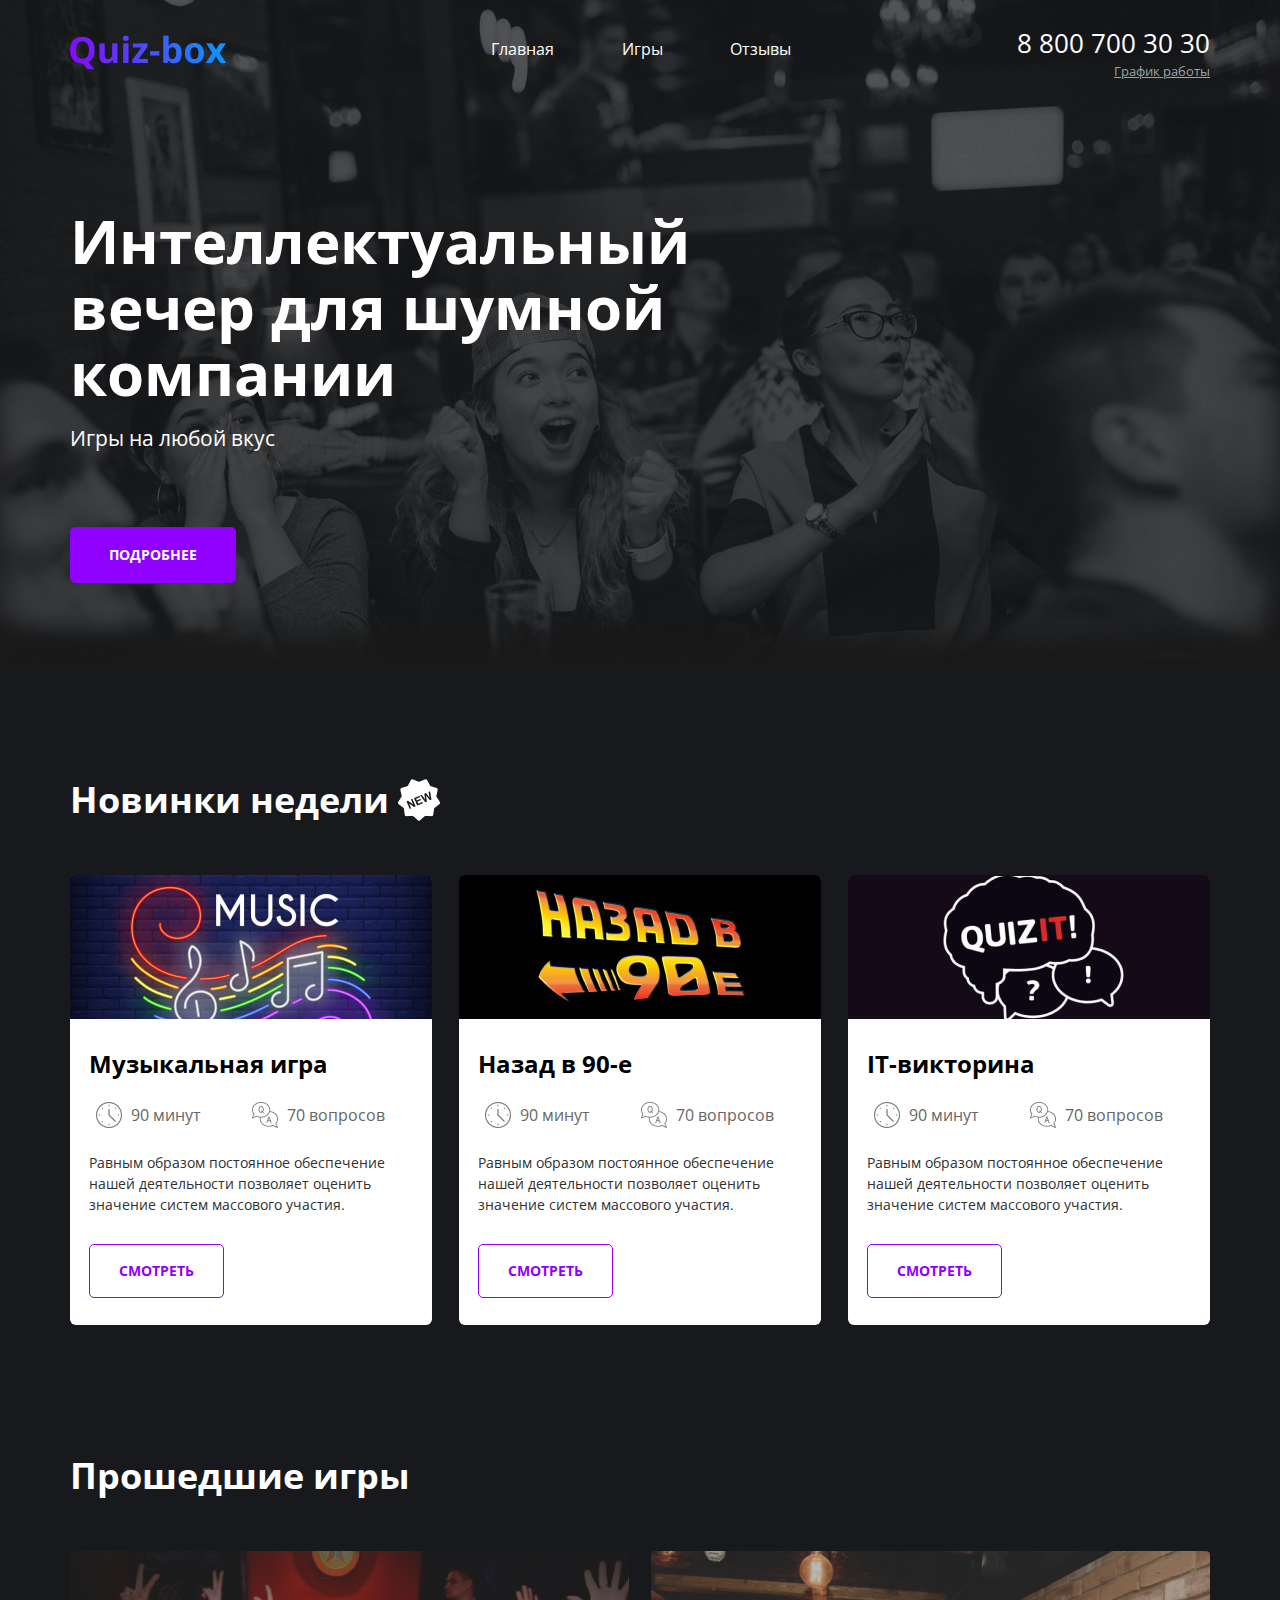
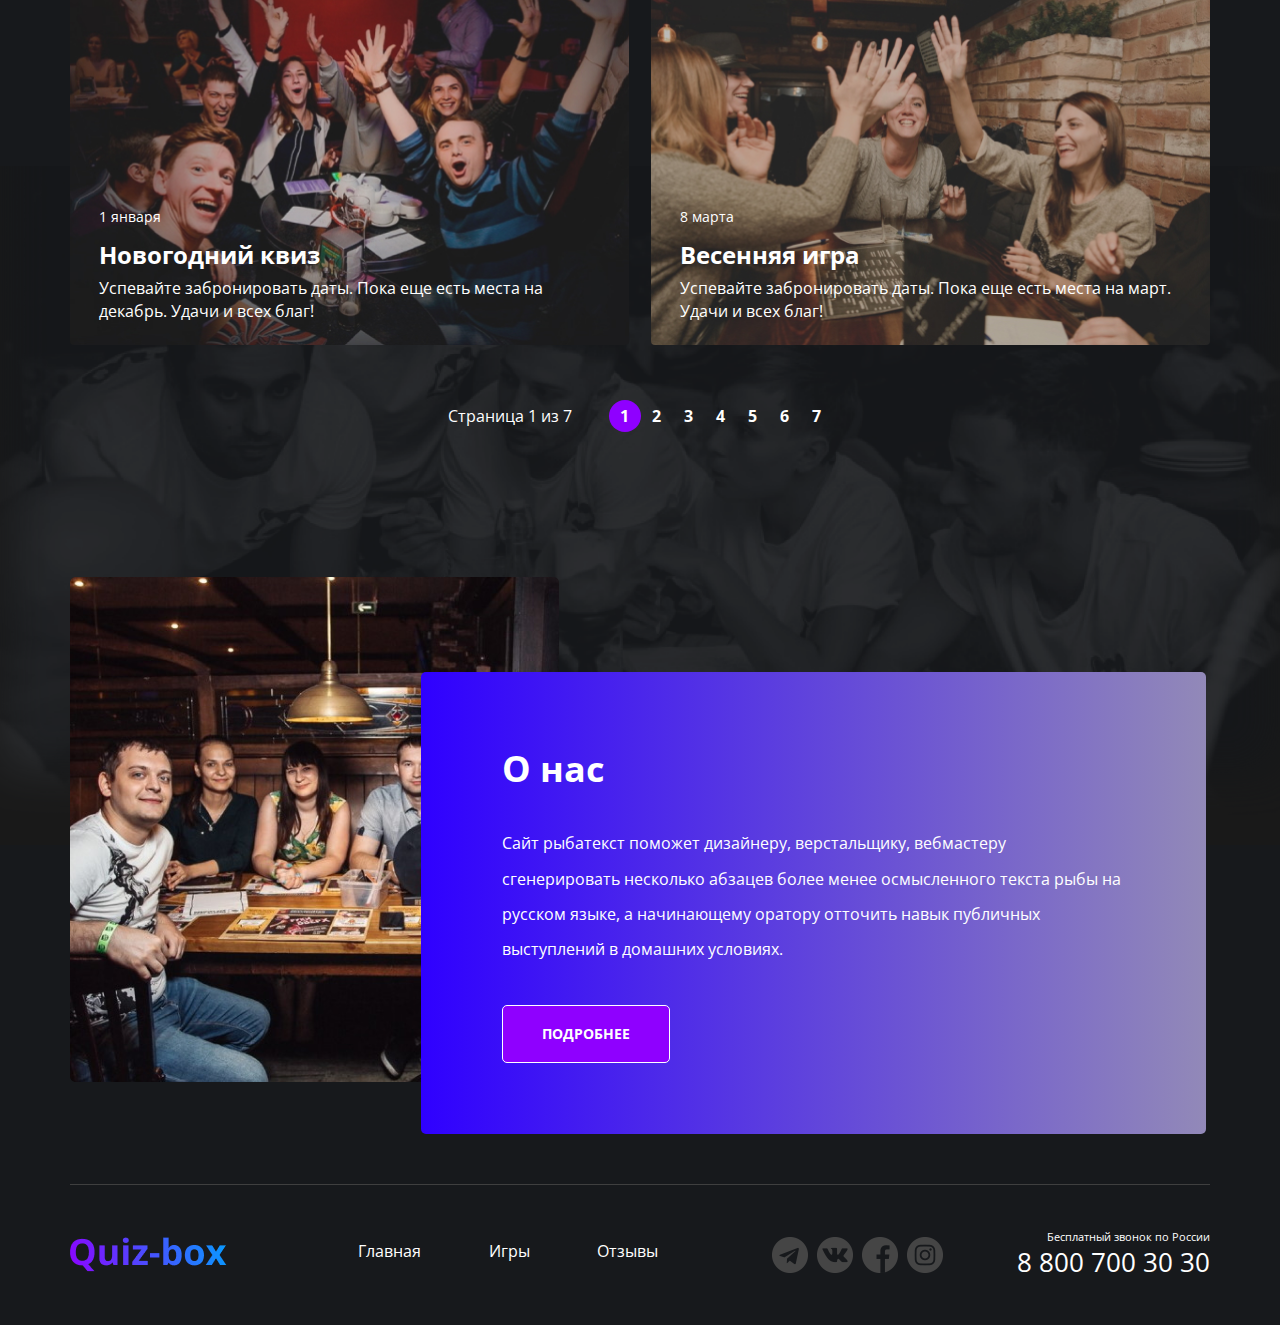
<file: index.html>
<!DOCTYPE html>
<html lang="ru">
<head>
  <meta charset="UTF-8"> 
  <meta name="viewport" content="width=1200, initial-scale=1.0">
  <title>Quiz box | Main Page</title>
  <link rel="stylesheet" href="./css/main.css">
</head>
<body>
  <div class="wrapper main-page-wrapper">    
    
    <section class="section__hero"> 
      <div class="wrapper__img">
        <img src="./img/top_pic.png" alt="top_pic">
      </div>
      <div class="container hero__container">                
        <header class="header"> 
          <div class="header__col">
            <a href="./index.html" class="logo">
              <img src="./img/quiz-box.png" alt="quiz-box" class="logo__img">
            </a>
            <nav class="menu">
              <ul class="menu__list">
                <li class="menu__item"> <a href="./index.html" class="menu__link">Главная</a> </li>
                <li class="menu__item"> <a href="./services.html" class="menu__link">Игры</a> </li>
                <li class="menu__item"> <a href="./reviews.html" class="menu__link">Отзывы</a> </li>
              </ul>
            </nav>
          </div>
          <div class="header__col  header__col--aling--right">
            <adress class="contacts">
              <a href="tel:+78007003030" class="contacts__phone">8 800 700 30 30</a>
              <div class="dropdown">                
                <div class="contacts__info">График работы</div>
                <div class="triangle"></div>
                <div class="dropdown__menu">
                  <ul class="dropdown__list">
                    <li class="dropdown__item dropdown__item--bold">пн-вс: 09:00-20:00</li>
                    <li class="dropdown__item">Обед: 14:00-14:30</li>
                  </ul>
                </div>
              </div>              
            </adress>
          </div>                   
        </header>
        <div class="hero__content">
          <div class="hero__text-section">
            <h1 class="hero__title">Интеллектуальный вечер для шумной компании</h1>
            <div class="hero__subtitle">Игры на любой вкус</div>
            <a href="#" class="button button__hero">Подробнее</a>
          </div>
        </div>
      </div>
    </section>

    <section class="section__offers">
      <div class="container">
        <h2 class="section__title section__title--new">Новинки недели</h2>
        <ul class="offers">
          <li class="offers__item">
            <div class="offers__header">
              <img src="./img/music.png" alt="music" class="offers__header-img">
            </div>
            <div class="offers__content">
              <h3 class="offers__title">Музыкальная игра</h3>
              <div class="offers__features">
                <div class="offers__features-cell">
                  <img src="./img/clock.png" alt="clock" class="offers__feature offers__feature-icon">
                  <div class="offers__feature offers__feature-text90">90 минут</div>
                </div>
                <div class="offers__features-cell">
                  <img src="./img/qa.png" alt="qa"class="offers__feature offers__feature-icon">
                  <div class="offers__feature offers__feature-text70">70 вопросов</div>
                </div>
              </div> 
              <div class="offers__text">
                <p> Равным образом постоянное обеспечение нашей деятельности позволяет оценить значение систем массового участия.</p>              
              </div>
              <div class="offers__btn-wrapper">
                <a href="#" class="button button--light">Смотреть</a>
              </div>                   
            </div>           
          </li>
          <li class="offers__item">
            <div class="offers__header">
              <img src="./img/back90e.png" alt="back90e" class="offers__header-img">
            </div>
            <div class="offers__content">
              <h3 class="offers__title">Назад в 90-е</h3>
              <div class="offers__features">
                <div class="offers__features-cell">
                  <img src="./img/clock.png" alt="clock" class="offers__feature offers__feature-icon">
                  <div class="offers__feature offers__feature-text90">90 минут</div>
                </div>
                <div class="offers__features-cell">
                  <img src="./img/qa.png" alt="qa"class="offers__feature offers__feature-icon">
                  <div class="offers__feature offers__feature-text70">70 вопросов</div>
                </div>
              </div>
              <div class="offers__text">
                <p>Равным образом постоянное обеспечение нашей деятельности позволяет оценить значение систем массового участия.</p>              
              </div> 
              <div class="offers__btn-wrapper">
                <a href="#" class="button button--light">Смотреть</a>
              </div>                   
            </div>           
          </li>
          <li class="offers__item">
            <div class="offers__header">
              <img src="./img/quizit.png" alt="quizit" class="offers__header-img">
            </div>
            <div class="offers__content">
              <h3 class="offers__title">IT-викторина</h3>
              <div class="offers__features">
                <div class="offers__features-cell">
                  <img src="./img/clock.png" alt="clock" class="offers__feature offers__feature-icon">
                  <div class="offers__feature offers__feature-text90">90 минут</div>
                </div>
                <div class="offers__features-cell">
                  <img src="./img/qa.png" alt="qa"class="offers__feature offers__feature-icon">
                  <div class="offers__feature offers__feature-text70">70 вопросов</div>
                </div>
              </div>
              <div class="offers__text">
                <p>Равным образом постоянное обеспечение нашей деятельности позволяет оценить значение систем массового участия.</p>              
              </div>
              <div class="offers__btn-wrapper">
                <a href="#" class="button button--light">Смотреть</a>
              </div>                  
            </div>           
          </li>
        </ul>
      </div>
    </section>
    
    <section class="section__news">
      <div class="wrapper__img wrapper__img--bot">
        <img src="./img/bott_pic.png" alt="bott_pic">
      </div>
      <div class="container">
        <h2 class="section__title">Прошедшие игры</h2>
        <ul class="news">
          <li class="news__item">
            <img src="./img/nk.jpg" alt="nk" class="news__cover">
            <div class="news__text--content">
              <div class="news__date">1 января</div>
              <div class="news__title">Новогодний квиз</div>
              <div class="news__text">
                Успевайте забронировать даты. Пока еще есть места на декабрь. Удачи и всех благ!
              </div>
            </div>
          </li>
          <li class="news__item">
            <img src="./img/vg.jpg" alt="vg" class="news__cover">
            <div class="news__text--content">
              <div class="news__date">8 марта</div>
              <div class="news__title">Весенняя игра</div>
              <div class="news__text">
                Успевайте забронировать даты. Пока еще есть места на март. Удачи и всех благ!
              </div>
            </div>
          </li>
        </ul>

        <div class="pagination">
          <div class="pagination__display">Страница 1 из 7</div>              
          <ul class="pagination__list">
            <li class="pagination__item pagination__item--active"> <a href="#" class="pagination__link">1</a> </li>
            <li class="pagination__item"> <a href="#" class="pagination__link">2</a> </li>
            <li class="pagination__item"> <a href="#" class="pagination__link">3</a> </li>
            <li class="pagination__item"> <a href="#" class="pagination__link">4</a> </li>
            <li class="pagination__item"> <a href="#" class="pagination__link">5</a> </li>
            <li class="pagination__item"> <a href="#" class="pagination__link">6</a> </li>
            <li class="pagination__item"> <a href="#" class="pagination__link">7</a> </li>
          </ul>              
        </div>

      </div>
    </section>

    <section class="section__about">
      <div class="container">
        <div class="about">          
          <div class="about__desc">
            <h2 class="about__title">О нас</h2>
            <div class="about__desc-text">
              <p>
                Сайт рыбатекст поможет дизайнеру, верстальщику, вебмастеру сгенерировать несколько абзацев более менее осмысленного текста рыбы на русском языке, а начинающему оратору отточить навык публичных выступлений в домашних условиях. 
              </p>
            </div>
            <a href="#" class="button btn--wh">Подробнее</a>
          </div>
        </div>
      </div>
    </section>

    <footer class="footer-container">
      <div class="container footer-container__content">
        <div class="footer footer-container__section">
          <div class="footer__col">
            <a href="./index.html" class="logo footer__logo">
              <img src="./img/quiz-box.png" alt="quiz-box" class="logo__img">
            </a>
            <nav class="menu footer__menu">
              <ul class="menu__list">
                <li class="menu__item"> <a href="./index.html" class="menu__link">Главная</a> </li>
                <li class="menu__item"> <a href="./services.html" class="menu__link">Игры</a> </li>
                <li class="menu__item"> <a href="./reviews.html" class="menu__link">Отзывы</a> </li>
              </ul>
            </nav>
          </div>         
          <div class="footer__col footer__col--aling--right">
            <ul class="socials">
              <li class="socials__item socials__item--icon--telegram">
                <a href="#" class="socials__link"></a>
              </li>
              <li class="socials__item socials__item--icon--vk">
                <a href="#" class="socials__link"></a>
              </li>
              <li class="socials__item socials__item--icon--fb">
                <a href="#" class="socials__link"></a>
              </li>
              <li class="socials__item socials__item--icon--inst">
                <a href="#" class="socials__link"></a>
              </li>
            </ul>
            <adress class="contacts">
              <div class="contacts__desc">Бесплатный звонок по России</div>
              <a href="tel:+78007003030" class="contacts__phone">8 800 700 30 30</a>            
            </adress>
          </div>          
        </div>
      </div>
    </footer>

  </div>
</body>
</html>
</file>
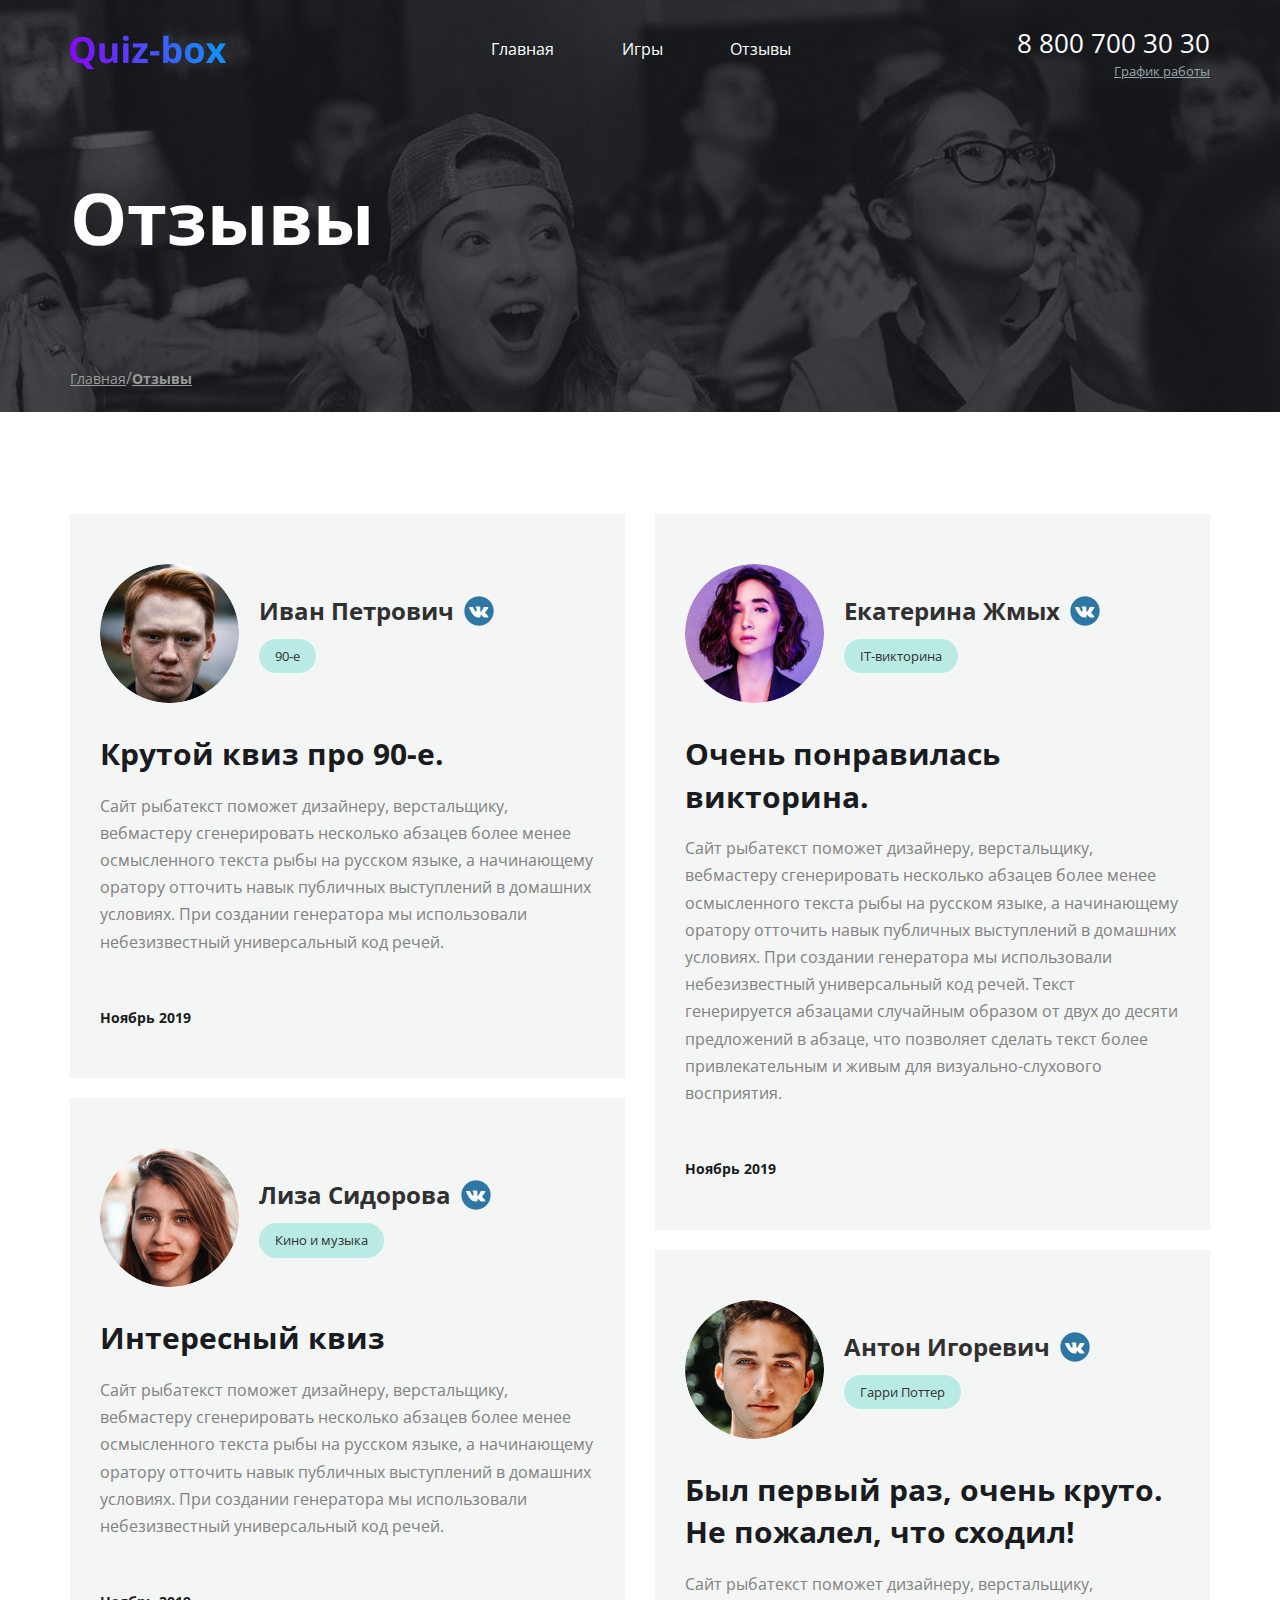
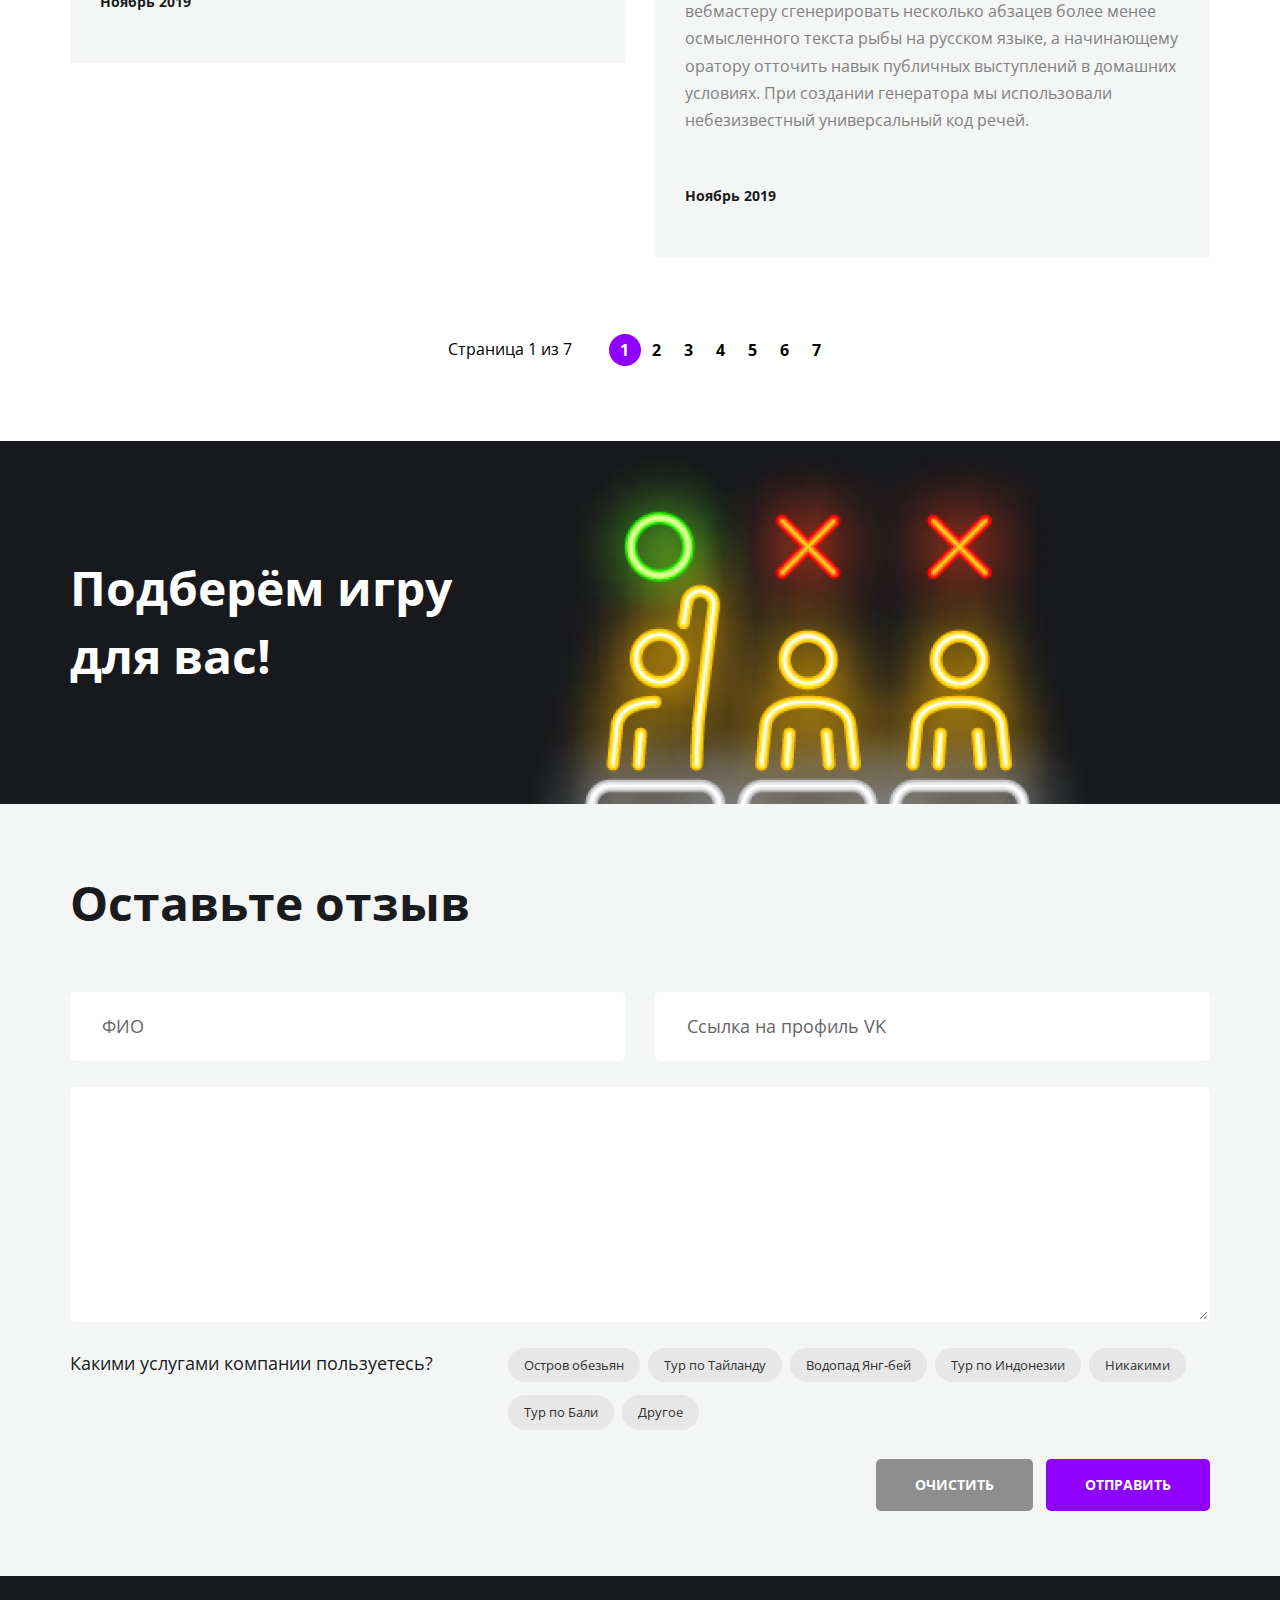
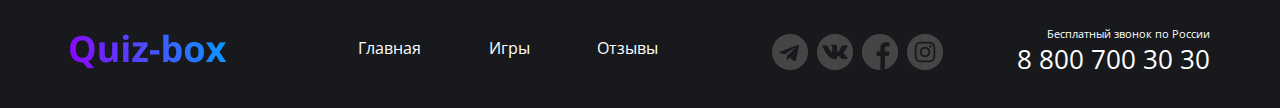
<file: reviews.html>
<!DOCTYPE html>
<html lang="ru">
<head>
  <meta charset="UTF-8"> 
  <meta name="viewport" content="width=1200, initial-scale=1.0">
  <title>Quiz box | Reviews Page</title>
  <link rel="stylesheet" href="./css/main.css">
</head>
<body>
  <div class="wrapper">

    <section class="top-line">
      <!-- <img src="./img/head_serv.png" alt="head_serv" class="top-line__img"> -->
      <div class="container top-line__container">
        <header class="header"> 
          <div class="header__col">
            <a href="./index.html" class="logo">
              <img src="./img/quiz-box.png" alt="quiz-box" class="logo__img">
            </a>
            <nav class="menu">
              <ul class="menu__list">
                <li class="menu__item"> <a href="./index.html" class="menu__link">Главная</a> </li>
                <li class="menu__item"> <a href="./services.html" class="menu__link">Игры</a> </li>
                <li class="menu__item"> <a href="./reviews.html" class="menu__link">Отзывы</a> </li>
              </ul>
            </nav>
          </div>
          <div class="header__col  header__col--aling--right">
            <adress class="contacts">
              <a href="tel:+78007003030" class="contacts__phone">8 800 700 30 30</a>
              <div class="dropdown">                
                <div class="contacts__info">График работы</div>
                <div class="triangle"></div>
                <div class="dropdown__menu">
                  <ul class="dropdown__list">
                    <li class="dropdown__item dropdown__item--bold">пн-вс: 09:00 - 20:00</li>
                    <li class="dropdown__item">Обед: 14:00 - 14:30</li>
                  </ul>
                </div>
              </div> 
            </adress>
          </div>                   
        </header>
        <h1 class="page-title">Отзывы</h1>
        <nav class="breadcrumbs">
          <ul class="breadcrumbs__list">
            <li class="breadcrumbs__item">
              <a href="./index.html" class="breadcrumbs__link"> Главная </a>
            </li>
            <li class="breadcrumbs__item breadcrumbs__item--active">
              <a href="./reviews.html" class="breadcrumbs__link"> Отзывы </a>
            </li>
          </ul>
        </nav>
      </div>
    </section>

    <main class="page-content">
      <div class="container">
        <ul class="reviews">
          <li class="reviews__item review">
            <div class="review__header">
              <div class="review__foto">
                <div class="avatar">
                  <img src="./img/avatars/ivan.jpg" alt="ivan" class="avatar__img">
                </div>
              </div>
              <div class="review__userdata">
                <a href="#" class="review__user"> Иван Петрович </a>
                <ul class="review__tags">
                  <li class="review__tag-item tag"> 90-е </li>
                </ul>
              </div>
            </div>
            <div class="review__content">
              <h3 class="review__title">Крутой квиз про 90-е.</h3>
              <div class="review__content-text">
                <p>
                  Сайт рыбатекст поможет дизайнеру, верстальщику, вебмастеру сгенерировать несколько абзацев более менее осмысленного текста рыбы на русском языке, а начинающему оратору отточить навык публичных выступлений в домашних условиях. При создании генератора мы использовали небезизвестный универсальный код речей. 
                </p>
              </div>
              <time class="review__data">Ноябрь 2019</time>
            </div>
          </li>
          <li class="reviews__item review">
            <div class="review__header">
              <div class="review__foto">
                <div class="avatar">
                  <img src="./img/avatars/liza.jpg" alt="liza" class="avatar__img">
                </div>
              </div>
              <div class="review__userdata">
                <a href="#" class="review__user"> Лиза Сидорова </a>
                <ul class="review__tags">
                  <li class="review__tag-item tag"> Кино и музыка</li>
                </ul>
              </div>
            </div>
            <div class="review__content">
              <h3 class="review__title">Интересный квиз</h3>
              <div class="review__content-text">
                <p>
                  Сайт рыбатекст поможет дизайнеру, верстальщику, вебмастеру сгенерировать несколько абзацев более менее осмысленного текста рыбы на русском языке, а начинающему оратору отточить навык публичных выступлений в домашних условиях. При создании генератора мы использовали небезизвестный универсальный код речей. 
                </p>
              </div>
              <time class="review__data">Ноябрь 2019</time>
            </div>
          </li>
          <li class="reviews__item review">
            <div class="review__header">
              <div class="review__foto">
                <div class="avatar">
                  <img src="./img/avatars/katya.jpg" alt="katya" class="avatar__img">
                </div>
              </div>
              <div class="review__userdata">
                <a href="#" class="review__user"> Екатерина Жмых </a>
                <ul class="review__tags">
                  <li class="review__tag-item tag"> IT-викторина </li>
                </ul>
              </div>
            </div>
            <div class="review__content">
              <h3 class="review__title">Очень понравилась викторина.</h3>
              <div class="review__content-text">
                <p>
                  Сайт рыбатекст поможет дизайнеру, верстальщику, вебмастеру сгенерировать несколько абзацев более менее осмысленного текста рыбы на русском языке, а начинающему оратору отточить навык публичных выступлений в домашних условиях. При создании генератора мы использовали небезизвестный универсальный код речей. Текст генерируется абзацами случайным образом от двух до десяти предложений в абзаце, что позволяет сделать текст более привлекательным и живым для визуально-слухового восприятия. 
                </p>
              </div>
              <time class="review__data">Ноябрь 2019</time>
            </div>
          </li>
          <li class="reviews__item review">
            <div class="review__header">
              <div class="review__foto">
                <div class="avatar">
                  <img src="./img/avatars/antonio.jpg" alt="antonio" class="avatar__img">
                </div>
              </div>
              <div class="review__userdata">
                <a href="#" class="review__user"> Антон Игоревич </a>
                <ul class="review__tags">
                  <li class="review__tag-item tag"> Гарри Поттер </li>
                </ul>
              </div>
            </div>
            <div class="review__content">
              <h3 class="review__title">Был первый раз, очень круто. Не пожалел, что сходил!</h3>
              <div class="review__content-text">
                <p>
                  Сайт рыбатекст поможет дизайнеру, верстальщику, вебмастеру сгенерировать несколько абзацев более менее осмысленного текста рыбы на русском языке, а начинающему оратору отточить навык публичных выступлений в домашних условиях. При создании генератора мы использовали небезизвестный универсальный код речей. 
                </p>
              </div>
              <time class="review__data">Ноябрь 2019</time>
            </div>
          </li>
        </ul>
        <div class="pagination pagination--theme--light">
          <div class="pagination__display">Страница 1 из 7</div>              
          <ul class="pagination__list">
            <li class="pagination__item pagination__item--active"> <a href="#" class="pagination__link">1</a> </li>
            <li class="pagination__item"> <a href="#" class="pagination__link">2</a> </li>
            <li class="pagination__item"> <a href="#" class="pagination__link">3</a> </li>
            <li class="pagination__item"> <a href="#" class="pagination__link">4</a> </li>
            <li class="pagination__item"> <a href="#" class="pagination__link">5</a> </li>
            <li class="pagination__item"> <a href="#" class="pagination__link">6</a> </li>
            <li class="pagination__item"> <a href="#" class="pagination__link">7</a> </li>
          </ul>              
        </div>
      </div>
    </main>

    <section class="separator">
      <div class="container">
        <div class="separator__content">
          <h2 class="separator__title">Подберём игру для вас!</h2>
        </div>
      </div>
    </section>

    <section class="inner-section inner-section--bg--gray">
      <div class="container">
        <h2 class="inner-section__title">Оставьте отзыв</h2>
        <form class="form">
          <div class="form__row">
            <input type="text" placeholder="ФИО" class="form__input">
            <input type="text" placeholder="Ссылка на профиль VK" class="form__input">
          </div>          
          <div class="form__row">
            <textarea class="form__input form__input--textarea"></textarea>
          </div>
          <div class="form__controls">
            <div class="form__controls--title">Какими услугами компании пользуетесь?</div>
            <ul class="controls">
              <li class="controls__item">
                <label class="controls__elem">
                  <input type="checkbox" class="controls__checkbox">
                  <div class="tag contacts__tag"> Остров обезьян </div>
                </label>
              </li>
              <li class="controls__item">
                <label class="controls__elem">
                  <input type="checkbox" class="controls__checkbox">
                  <div class="tag contacts__tag"> Тур по Тайланду </div>
                </label>
              </li>
              <li class="controls__item">
                <label class="controls__elem">
                  <input type="checkbox" class="controls__checkbox">
                  <div class="tag contacts__tag"> Водопад Янг-бей </div>
                </label>
              </li>
              <li class="controls__item">
                <label class="controls__elem">
                  <input type="checkbox" class="controls__checkbox">
                  <div class="tag contacts__tag"> Тур по Индонезии </div>
                </label>
              </li>
              <li class="controls__item">
                <label class="controls__elem">
                  <input type="checkbox" class="controls__checkbox">
                  <div class="tag contacts__tag"> Никакими </div>
                </label>
              </li>
              <li class="controls__item">
                <label class="controls__elem">
                  <input type="checkbox" class="controls__checkbox">
                  <div class="tag contacts__tag"> Тур по Бали </div>
                </label>
              </li>
              <li class="controls__item">
                <label class="controls__elem">
                  <input type="checkbox" class="controls__checkbox">
                  <div class="tag contacts__tag"> Другое </div>
                </label>
              </li>
            </ul>
          </div>
          <div class="form__btns">
            <button type="reset" class="button form__button button--color--black">Очистить</button>
            <button type="submit" class="button form__button button--color--blue">Отправить</button>            
          </div>
        </form>
      </div>
    </section>

    <footer class="inner-footer">
      <div class="container inner-footer__container">
        <div class="footer">
          <div class="footer__col">
            <a href="./index.html" class="logo footer__logo">
              <img src="./img/quiz-box.png" alt="quiz-box" class="logo__img">
            </a>
            <nav class="menu footer__menu">
              <ul class="menu__list">
                <li class="menu__item"> <a href="./index.html" class="menu__link">Главная</a> </li>
                <li class="menu__item"> <a href="./services.html" class="menu__link">Игры</a> </li>
                <li class="menu__item"> <a href="./reviews.html" class="menu__link">Отзывы</a> </li>
              </ul>
            </nav>
          </div>         
          <div class="footer__col footer__col--aling--right">
            <ul class="socials">
              <li class="socials__item socials__item--icon--telegram">
                <a href="#" class="socials__link"></a>
              </li>
              <li class="socials__item socials__item--icon--vk">
                <a href="#" class="socials__link"></a>
              </li>
              <li class="socials__item socials__item--icon--fb">
                <a href="#" class="socials__link"></a>
              </li>
              <li class="socials__item socials__item--icon--inst">
                <a href="#" class="socials__link"></a>
              </li>
            </ul>
            <adress class="contacts">
              <div class="contacts__desc">Бесплатный звонок по России</div>
              <a href="tel:+78007003030" class="contacts__phone">8 800 700 30 30</a>            
            </adress>
          </div>          
        </div>
      </div>
    </footer>    
  </div>
</body>
</html>
</file>
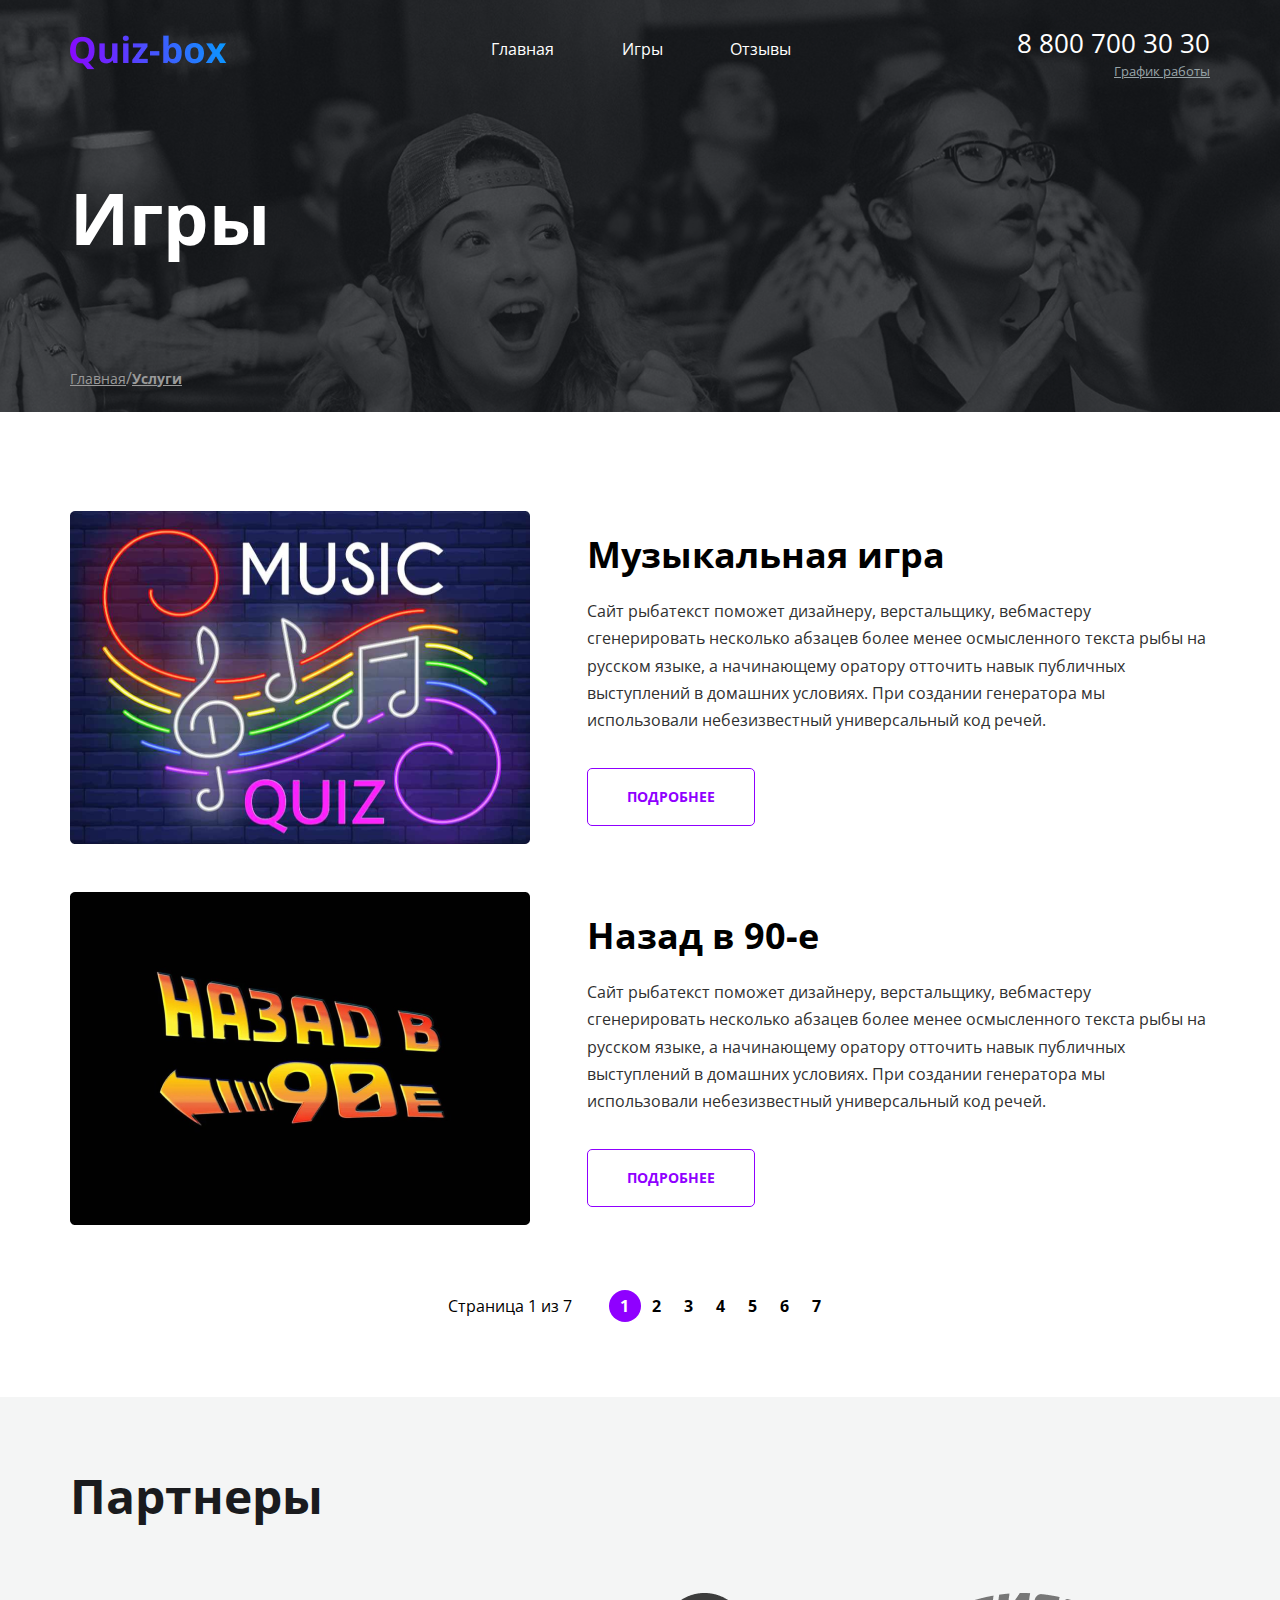
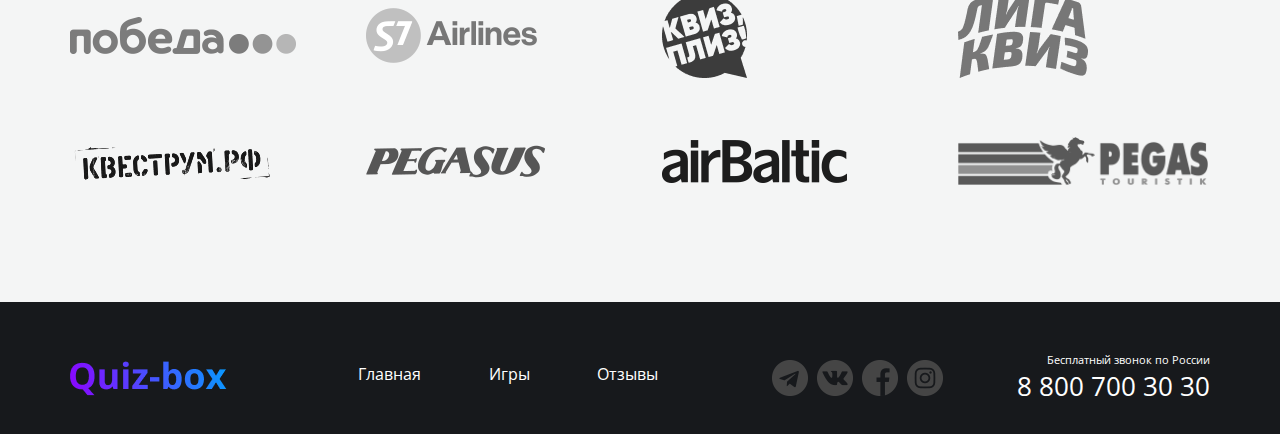
<file: services.html>
<!DOCTYPE html>
<html lang="ru">
<head>
  <meta charset="UTF-8"> 
  <meta name="viewport" content="width=1200, initial-scale=1.0">
  <title>Quiz box | Services Page</title>
  <link rel="stylesheet" href="./css/main.css">
</head>
<body>
  <div class="wrapper">

    <section class="top-line">
      <!-- <img src="./img/head_serv.png" alt="head_serv" class="top-line__img"> -->
      <div class="container top-line__container">
        <header class="header"> 
          <div class="header__col">
            <a href="./index.html" class="logo">
              <img src="./img/quiz-box.png" alt="quiz-box" class="logo__img">
            </a>
            <nav class="menu">
              <ul class="menu__list">
                <li class="menu__item"> <a href="./index.html" class="menu__link">Главная</a> </li>
                <li class="menu__item"> <a href="./services.html" class="menu__link">Игры</a> </li>
                <li class="menu__item"> <a href="./reviews.html" class="menu__link">Отзывы</a> </li>
              </ul>
            </nav>
          </div>
          <div class="header__col  header__col--aling--right">
            <adress class="contacts">
              <a href="tel:+78007003030" class="contacts__phone">8 800 700 30 30</a>
              <div class="dropdown">                
                <div class="contacts__info">График работы</div>
                <div class="triangle"></div>
                <div class="dropdown__menu">
                  <ul class="dropdown__list">
                    <li class="dropdown__item dropdown__item--bold">пн-вс: 09:00-20:00</li>
                    <li class="dropdown__item">Обед: 14:00-14:30</li>
                  </ul>
                </div>
              </div> 
            </adress>
          </div>                   
        </header>
        <h1 class="page-title">Игры</h1>
        <nav class="breadcrumbs">
          <ul class="breadcrumbs__list">
            <li class="breadcrumbs__item">
              <a href="./index.html" class="breadcrumbs__link"> Главная </a>
            </li>
            <li class="breadcrumbs__item breadcrumbs__item--active">
              <a href="./services.html" class="breadcrumbs__link"> Услуги </a>
            </li>
          </ul>
        </nav>
      </div>
    </section>

    <main class="page-content">
      <div class="container">
        <ul class="services">
          <li class="services__item service">
            <div class="service__img">
              <img src="./img/music_quiz.png" alt="music_quiz" class="service__img-elem">
            </div>
            <div class="service__content">
              <h2 class="service__title">Музыкальная игра</h2>
              <div class="service__text">
                <p>
                  Сайт рыбатекст поможет дизайнеру, верстальщику, вебмастеру сгенерировать несколько абзацев более менее осмысленного текста рыбы на русском языке, а начинающему оратору отточить навык публичных выступлений в домашних условиях. При создании генератора мы использовали небезизвестный универсальный код речей.
                </p>
              </div>
              <div class="service__btn">
                <a href="#" class="button button--light service__button">Подробнее</a>
              </div>          
            </div>   
          </li>
          <li class="services__item service">
            <div class="service__img">
              <img src="./img/b90e.png" alt="b90e" class="service__img-elem">
            </div>
            <div class="service__content">
              <h2 class="service__title">Назад в 90-е</h2>
              <div class="service__text">
                <p>
                  Сайт рыбатекст поможет дизайнеру, верстальщику, вебмастеру сгенерировать несколько абзацев более менее осмысленного текста рыбы на русском языке, а начинающему оратору отточить навык публичных выступлений в домашних условиях. При создании генератора мы использовали небезизвестный универсальный код речей.
                </p>
              </div> 
              <div class="service__btn">
                <a href="#" class="button button--light service__button">Подробнее</a>
              </div>           
            </div>   
          </li>
        </ul>
        <div class="pagination pagination--theme--light">
          <div class="pagination__display">Страница 1 из 7</div>              
          <ul class="pagination__list">
            <li class="pagination__item pagination__item--active"> <a href="#" class="pagination__link">1</a> </li>
            <li class="pagination__item"> <a href="#" class="pagination__link">2</a> </li>
            <li class="pagination__item"> <a href="#" class="pagination__link">3</a> </li>
            <li class="pagination__item"> <a href="#" class="pagination__link">4</a> </li>
            <li class="pagination__item"> <a href="#" class="pagination__link">5</a> </li>
            <li class="pagination__item"> <a href="#" class="pagination__link">6</a> </li>
            <li class="pagination__item"> <a href="#" class="pagination__link">7</a> </li>
          </ul>              
        </div>
      </div>
    </main>

    <section class="inner-section inner-section--bg--gray">
      <div class="container">
        <h2 class="inner-section__title">Партнеры</h2>
        <ul class="partners">
          <li class="partners__item">
            <a href="#" class="partners__link">
              <img src="./img/partners/pobeda.png" alt="pobeda">
            </a>
          </li>
          <li class="partners__item">
            <a href="#" class="partners__link">
              <img src="./img/partners/s7.png" alt="s7">
            </a>
          </li>
          <li class="partners__item">
            <a href="#" class="partners__link">
              <img src="./img/partners/vector.png" alt="vector">
            </a>
          </li>
          <li class="partners__item">
            <a href="#" class="partners__link">
              <img src="./img/partners/liga.png" alt="liga">
            </a>
          </li>
          <li class="partners__item">
            <a href="#" class="partners__link">
              <img src="./img/partners/kvest.png" alt="kvest">
            </a>
          </li>
          <li class="partners__item">
            <a href="#" class="partners__link">
              <img src="./img/partners/pegasus.png" alt="pegasus">
            </a>
          </li>
          <li class="partners__item">
            <a href="#" class="partners__link">
              <img src="./img/partners/airbaltic.png" alt="airbaltic">
            </a>
          </li>
          <li class="partners__item">
            <a href="#" class="partners__link">
              <img src="./img/partners/pegas.png" alt="pegas">
            </a>
          </li>
        </ul>
      </div>
    </section>

    <footer class="inner-footer">
      <div class="container inner-footer__container">
        <div class="footer">
          <div class="footer__col">
            <a href="./index.html" class="logo footer__logo">
              <img src="./img/quiz-box.png" alt="quiz-box" class="logo__img">
            </a>
            <nav class="menu footer__menu">
              <ul class="menu__list">
                <li class="menu__item"> <a href="./index.html" class="menu__link">Главная</a> </li>
                <li class="menu__item"> <a href="./services.html" class="menu__link">Игры</a> </li>
                <li class="menu__item"> <a href="./reviews.html" class="menu__link">Отзывы</a> </li>
              </ul>
            </nav>
          </div>         
          <div class="footer__col footer__col--aling--right">
            <ul class="socials">
              <li class="socials__item socials__item--icon--telegram">
                <a href="#" class="socials__link"></a>
              </li>
              <li class="socials__item socials__item--icon--vk">
                <a href="#" class="socials__link"></a>
              </li>
              <li class="socials__item socials__item--icon--fb">
                <a href="#" class="socials__link"></a>
              </li>
              <li class="socials__item socials__item--icon--inst">
                <a href="#" class="socials__link"></a>
              </li>
            </ul>
            <adress class="contacts">
              <div class="contacts__desc">Бесплатный звонок по России</div>
              <a href="tel:+78007003030" class="contacts__phone">8 800 700 30 30</a>            
            </adress>
          </div>          
        </div>
      </div>
    </footer>    
  </div>
</body>
</html>
</file>
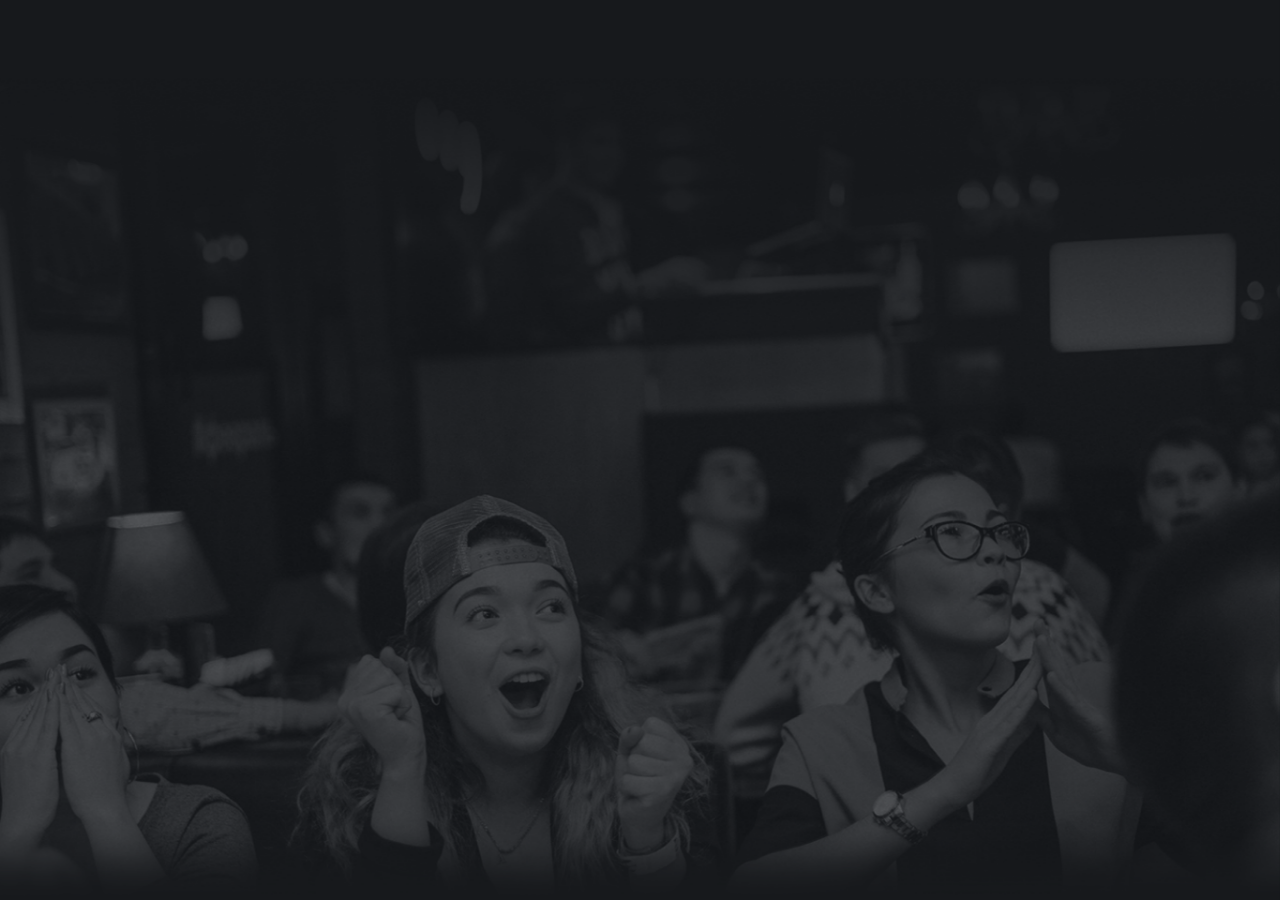
<file: welcome.html>
<!DOCTYPE html>
<html lang="ru">
<head>
  <meta charset="UTF-8"> 
  <meta name="viewport" content="width=1200, initial-scale=1.0">
  <title>Quiz box | Welcome Page</title>
  <link rel="stylesheet" href="./css/main.css">
</head>
<body>
  <div class="welcome">
    <div class="welcome__container">
      <div class="central">
        <img src="./img/quiz-box.svg" alt="quiz-box" class="central__logo">
        <a href="./index.html" class="button button__welcome">Войти</a>
      </div>
    </div>
  </div>
</body>
</html>
</file>
<file: css/main.css>
@import url(../css/normalize.css);
@import url('https://fonts.googleapis.com/css2?family=Open+Sans:wght@400;600;700&display=swap');

body {
  font-family: 'Open Sans', Helvetica, sans-serif;
  color: #fff;
  font-size: 16px;
  line-height: 1.42;
  background: #17191C;
  -webkit-font-smoothing: antialiased;
  -moz-osx-font-smoothing: grayscale;  
}

h1, h2, h3, h4, h5, h6{
  margin: 0;
  font-weight: normal;
}

*,
::before,
::after{
  box-sizing: border-box;
}

img{
  display: block;
  max-width: 100%;
}

a {
  color: inherit;
}

p {
  margin-top: 0;
}

ul {
  padding: 0;
  margin: 0;
}

ul li {
  list-style: none;
}

body, html {
  height: 100%;
}

button {
  background: transparent;
  border: none;
  cursor: pointer;
}

.wrapper {
  display: flex;
  flex-direction: column;
  min-height: 100%;
  overflow: hidden;
  min-width: 1200px;
}

.wrapper__img {  
  min-width: 1200px;
  position: absolute;
  filter: grayscale(1);
  left: 0;  
}

.wrapper__img--bot {
  margin-top: 316px;
}

.section__hero {
  margin-bottom: 191px;
}

.container {
  margin: 0 auto;
  width: 1140px;
  position: relative;
}

.hero__container {
  display: flex;
  flex-direction: column;
  justify-content: space-between;
  min-height: 583px;
}

.header {
  padding-top: 25px;  
  margin-bottom: 30px;
  display: flex;
  justify-content: space-between;
  align-items: center;
}

.header__col {
  display: flex;
  align-items: center;
}

.header__col--aling--right {
  justify-content: flex-end;
}

.logo {
  display: block;
  margin-right: 264px;
  /* position: absolute;  
  top: 25px;
  left: 0; */
}

/* .menu {
  position: absolute;
  top: 28px;
  left: 420px;
} */

.menu__list {
  display: flex;
  justify-content: space-between;
  width: 300px;
  height: 30px;
  align-items: start;
}

/* .menu__item {
  display: inline-block;
  vertical-align: super;
  margin-right: 62px;
}

.menu__item:last-child {
  margin-right: 0;
} */

.menu__link {
  font-size: 16px;
  text-decoration: none;
}

.menu__link:hover {
  color: #8F00FF;
  transition: 1s;
}

.contacts {
  /* position: absolute;
  top: 19px;
  right: 0; */
  font-style: normal;
  text-align: right;
}

.contacts__phone {
  text-decoration: none;
  font-size: 26px;
  margin-bottom: 4px;
}

.contacts__info {
  font-size: 13px;
  text-decoration: underline;  
  color: #98A4A8;
}

.contacts__info:hover {
  color: #fff;
  cursor: pointer;
}

.dropdown {
  position: relative;
  
}

.contacts:hover .dropdown__menu  {
  /* display: block; */
  right: 0;
  opacity: 1;
}

.contacts:hover .triangle {
  right: 40px;
  opacity: 1;
}

.dropdown__menu {
  position: absolute;
  background: #CDD1D2;
  border: 1px solid #CDD1D2;
  height: 65px;
  width: 160px;
  padding: 12px;
  padding-left: 20px;
  border-radius: 5px;  
  color: #1E1F20;  
  right: -9999px;
  /* display: none; */
  margin-top: 11px;
  opacity: 0;
  transition: opacity 1s;
}

.triangle {  
  position: absolute;
  border: 11px solid transparent;
  width: 0;
  height: 0;
  border-bottom-color:#CDD1D2;
  border-top-width: 0;
  border-right-width: 12px;
  border-left-width: 12px;
  right: -9999px;  
  opacity: 0;
  transition: opacity 1s;
}

.dropdown__menu:before {
  content: "";
  display: block;
  height: 30px;
  left: 0;
  right: 0;
  top: -29px;
  position: absolute;
}

.dropdown__item--bold {
  font-weight: bold;
}

.dropdown__list{
  text-align: left;
  font-size: 13px;
  line-height: 1.5;
}


.contacts__desc {
  font-size: 11px;
}

.hero__text-section {
  width: 55%;  
}

.hero__title {
  font-size: 60px;
  font-weight: bold;
  line-height: 1.1;
  margin-bottom: 18px;  
}

.hero__subtitle {
  font-size: 21px;
  margin-bottom: 73px;
}

.button {
  background: #8F00FF;
  border-radius: 5px;
  padding: 18px 39px;
  color: #fff;
  font-weight: bold;
  text-transform: uppercase;
  text-decoration: none;
  display: inline-block;
  font-size: 14px;
}

.button__hero:hover {
  background: #741BBA;
  transition: 1s;
}

.section__offers {
  margin-bottom: 125px;
}

.section__title {
  font-size: 36px;
  font-weight: bold;
  margin-bottom: 50px;
}

.section__title--new {
  background: url("../img/new.png") no-repeat 328px;
}

.offers {
  display: flex;  
  justify-content: space-between;
}

.offers__item {
  min-height: 450px;
  background: #fff;
  border-radius: 6px;
  /* display: inline-block; */
  /* margin-right: 22px; */
  width: calc(100% / 3 - 18px);
  color: #000;
  display: flex;
  flex-direction: column;
}

.offers__item:last-child {
  margin-right: 0;
}

.offers__header {
  min-height: 145px;
  margin-bottom: 0;
}

.offers__content {
  padding: 27px 19px;
  flex: 1;
  display: flex;
  flex-direction: column;
}

.offers__title {  
  font-size: 24px;
  font-weight: bold;
  margin-bottom: 21px;

}

.offers__features {
  color: #666666;
  margin-bottom: 24px;
  display: flex;
  justify-content: flex-start;
}

.offers__features-cell {
  /* display: inline-block;
  vertical-align: top;
  width: 135px; */
  margin-right: 44px;
  margin-left: 2px;
}

.offers__features-cell:last-child {
  margin-right: 0;
}

.offers__feature {
  display: inline-block;
  vertical-align: middle;  
}

.offers__feature {
  margin-left: 5px;
}

.offers__text {
  color: #303030;
  font-size: 14px;
  margin-bottom: 10px;
  line-height: 1.5;
}

.offers__btn-wrapper {
  display: flex;
  justify-content: flex-start;
  margin-top: auto;
}

.button--light {
  background: #fff;
  border: 1px solid #8F00FF;
  /* border-radius: 5px; */
  padding: 16px 29px;
  /* font-weight: bold; */
  /* text-transform: uppercase; */
  /* text-decoration: none; */
  /* display: inline-block; */
  /* font-size: 14px; */
  color: #8F00FF;
}

.button--light:hover {
  background: #8F00FF;
  color: #fff;
  transition: 1s;
}  

.section__news {
  margin-bottom: 145px;
}

.news {
  margin-bottom: 55px;
  display: flex;
  justify-content: space-between;
}

.news__item {
  /* width: 555px; */
  height: 394px; 
  margin-right: 2%;
  flex: 1; 
  /* display: inline-block;
  vertical-align: top; */
  position: relative;
  border-radius: 4px;
  overflow: hidden;
 
}

.news__item:last-child {
  margin-right: 0;
}

.news__cover {
  display: block;
  width: 100%;
  height: 100%;
  object-fit: cover;
}
 
.news__text--content {
  position: absolute;
  left: 0;
  right: 0;
  bottom: 0;
  padding: 23px 29px;
  min-height: 140px;
}

.news__date {
  font-size: 14px;
  margin-bottom: 11px;
  text-transform: lowercase;
}

.news__title {
  font-size: 24px;
  font-weight: bold;
  margin-bottom: 5px;
}

.pagination {
  display: flex;
  justify-content: center;
  align-items: center;
}

.pagination--theme--light {
  color: #000;
}

/* .pagination__display,
.pagination__list {
  display: inline-block;
  vertical-align: middle;
} */

.pagination__display {
  margin-right: 37px;
}

.pagination__list {
  display: flex;
  align-items: center;  
}

.pagination__item {
  text-align: center;
  /* display: inline-block;
  vertical-align: middle; */
}

.pagination__link {
  display: block;
  width: 32px;
  height: 32px;
  border-radius: 50%;
  /* position: relative; */
  text-decoration: none;
  font-weight: bold;
  line-height: 32px;
}

.pagination__link:hover {
  background: #8F00FF;
  color: #fff;
  transition: 1s;
}

.pagination__item--active .pagination__link {
  background: #8F00FF;
}

.pagination--theme--light .pagination__item--active .pagination__link {
  color: #fff;
}

.section__about {
  margin-bottom: 50px;
}

.about {
  display: flex;
}

.about:before, .about__desc {
  /* display: inline-block;
  vertical-align: top; */
  border-radius: 5px;
}

.about::before {
  content: "";   
  width: 489px;
  height: 505px;
  background: url("../img/mask_group.png") center center / cover no-repeat; 
  display: block; 
}

.about__desc {
  background: linear-gradient(to right, #2F00FF, #9289b8);
  padding: 71px 81px;
  max-width: 785px;
  min-height: 455px;
  margin-left: -138px;
  margin-top: 95px;   
}

.about__title {
  font-weight: bold;
  font-size: 36px;
  margin-bottom: 32px;
}

.about__desc-text {
  margin-bottom: 38px;
  min-height: 100px;
}

.about__desc-text p {
  margin-bottom: 20px;
  line-height: 2.2;
}

.about__desc-text p:last-child {
  margin-bottom: 0;
}

.btn--wh {
  border: 1px solid #fff;   
}

.btn--wh:hover {
  background: #741BBA;  
  transition: 1s;
}

.footer-container {
  margin-top: auto;
}

.footer-container__content {
  border-top: 1px solid rgb(63, 63, 63);  
}

.footer-container__section {
  height: 140px;
}

.footer {  
  position: relative;  
  /* margin-top: 25px; */
  display: flex;
  align-items: center;
  justify-content: space-between;
}

.footer__col {
  display: flex;
  align-items: center;
}

.footer__col--aling--right {
  align-items: flex-end;
  align-items: center;
}

.footer__logo {
  margin-right: 131px;
}

.footer__menu {
  left: 288px; 
}

.socials {
  margin-right: 74px;
  /* top: 25px;
  right: 267px;
  position: absolute; */
}

.socials__item {
  display: inline-block;
  vertical-align: middle;
  margin-right: 5px;
}

.socials__item:last-child {
  margin-right: 0;
}

.socials__link {
  display: block;
  text-decoration: none;
  width: 36px;
  height: 36px;
  background: center center no-repeat;
}

.socials__item--icon--telegram .socials__link {
  background-image: url("../img/telegram.png");
}

.socials__item--icon--telegram .socials__link:hover {
  background-image: url("../img/telegram-hover.png");
  transition: 1s;
}

.socials__item--icon--vk .socials__link {
  background-image: url("../img/vk.png");
}

.socials__item--icon--vk .socials__link:hover {
  background-image: url("../img/vk-hover.png");
  transition: 1s;
}

.socials__item--icon--fb .socials__link {
  background-image: url("../img/fb.png");
}

.socials__item--icon--fb .socials__link:hover {
  background-image: url("../img/fb-hover.png");
  transition: 1s;
}

.socials__item--icon--inst .socials__link {
  background-image: url("../img/inst.png");
}

.socials__item--icon--inst .socials__link:hover {
  background-image: url("../img/inst-hover.png");
  transition: 1s;
}

/* .main-page-wrapper {
  background: url("../img/top_pic.png") center top no-repeat, url("../img/bott_pic.png") center bottom 167px no-repeat;
} */


/* services page */

.top-line {
  min-height: 412px; 
  display: flex;
  flex-direction: column;
  padding-bottom: 22px;
  background: #17191C url("../img/head_serv.png") right 50% top no-repeat;
}

.top-line__container {  
  display: flex;
  flex: 1;
  flex-direction: column;
  justify-content: space-between;   
}

.page-title {
  font-size: 72px;
  line-height: 1;
  font-weight: bold;
  margin-bottom: 43px;
}

.breadcrumbs__list {
  display: flex;
  align-items: center;
}

.breadcrumbs__link {
  color: #9A9A9A;
  font-size: 14px;
}

.breadcrumbs__item {
  display: flex;
  align-items: center;
}

.breadcrumbs__item--active .breadcrumbs__link {
  font-weight: bold;  
}

.breadcrumbs__item:after {
  content: "/";
  color: #9A9A9A;
}

.breadcrumbs__item:last-child:after {
  display: none;
}

.page-content {
  background: #FFF;
  color: #303030;
  padding: 75px 0;
}

.services {
  margin-bottom: 41px;
}

.service {
  display: flex;
  padding: 24px 0;

}

.service__img {
  width: 44%;
  margin-right: 15px;
}

.service__content {
  display: flex;
  flex-direction: column;
  justify-content: space-evenly;
  flex: 1;
  
}

.service__title {
  font-size: 36px;
  font-weight: bold;
  /* margin-bottom: 30px; */
  color: #000;
  
}

.service__text {
  line-height: 1.7;
  /* margin-bottom: 30px; */
}

.service__button {
  padding: 18px 39px;
}

.inner-section {
  background: #fff;
  color: #1A1B1E;
  padding: 65px 0 65px; 
}

.inner-section--bg--gray {
  background: #F4F5F5;
}

.inner-section__title {
  font-size: 48px;
  font-weight: bold;
  margin-bottom: 55px;
}

.partners {
  display: flex;
  flex-wrap: wrap;
}

.partners__item {
  margin-left: 46px;
  margin-bottom: 26px;
  
}

.partners__item:nth-child(4n + 1) {
  margin-left: 0;
}

.partners__link {
  text-decoration: none;
  display: flex;
  width: 250px;
  height: 100px;
  align-items: center;
  justify-content: start;
  filter: grayscale(1);
}

.partners__link:hover {
  filter: grayscale(0);
  transition: 1s;
}

.inner-footer__container {
  padding-top: 50px;  
  height: 132px;
}

.inner-footer {
  margin-top: auto;
}

/* review page */

.reviews {
  column-count: 2;
  column-gap: 30px;
  margin-top: 27px;
  margin-bottom: 57px;
}

.reviews__item {
  margin-bottom: 20px;
}

.review {
  display: inline-flex;
  flex-direction: column;
  padding: 50px 30px;
  background: #F4F5F5;
}

.review__header {
  display: flex;
  align-items: center;
  margin-bottom: 30px;
}

.avatar {
  height: 139px;
  width: 139px;
  overflow: hidden;
  border-radius: 50%;
  margin-right: 20px;
}

.review__user {
  display: flex;
  align-items: center;  
  font-size: 24px;
  font-weight: bold;  
  margin-bottom: 11px; 
  text-decoration: none; 
}

.review__user:hover {
  color: #2E77A4;
  text-decoration: underline;
  transition: 1s;
}

.review__user:after {
  content: url(../img/avatars/vk-blue.png);
  height: 30px;  
  margin-left: 10px;
}

.review__tags {
  display: flex;
  align-items: flex-start;
}

.tag {
  font-size: 13px;
  color: #303030;
  padding: 8px 16px;
  border-radius: 50px;  
}

.review__tag-item {
  background: #B9EAE4;
}

.review__title {
  font-size: 30px;
  color: #1A1B1E;
  font-weight: bold;
  margin-bottom: 17px;  
}

.review__content-text {
  margin-bottom: 50px;
  color: #818181;
  line-height: 1.7;
}

.review__data {
  font-size: 14px;
  color: #1A1B1E;
  font-weight: bold;
}

.separator {
  background: #17191C url(../img/people.png) right 24% bottom no-repeat;
  min-height: 363px;
  display: flex;
  flex-direction: column;  
  justify-content: center;
  color: #fff;
}

.separator__content {
  max-width: 40%;
}

.separator__title {
  font-size: 48px;
  font-weight: bold;  
}

.form__row {
  display: flex;
  margin-bottom: 26px;
}

.form__input {
  flex: 1;
  margin-right: 30px;
  border-radius: 5px;  
  border: none;
  background: #fff;
  padding: 22px 30px;
  font-size: 18px;
  color: #1A1B1E;
  border: 2px solid #fff;
}

.form__input:last-child { 
  margin-right: 0;
}

.form__input::placeholder {
  color: #666666;
 
}

.form__input--textarea {
  height: 235px;
}

.form__input:hover {
  border: 2px solid #8F00FF;
  transition: 1s;
}

.form__controls {
  display: flex;
  margin-bottom: 16px;
  align-items: baseline;
}

.form__controls--title {
  width: 438px;
  font-size: 18px;  
}

.controls {
  flex: 1;
  display: flex;
  flex-wrap: wrap;   
}

.controls__item { 
  margin-right: 8px;
  margin-bottom: 13px;
}

.controls__elem {
  cursor: pointer;
}

.contacts__tag {
  background: #E7E7E7;
  color: #303030;
}

.controls__checkbox:checked ~ .contacts__tag {
  background: #B9EAE4; 
  color: #1A1B1E; 
}

.controls__checkbox {
  display: none;
}

.button--color--black {
  background: #8E8E8E;
}

.button--color--black:hover {
  background: #2B2B2B;
  transition: 1s;
}

.button--color--blue:hover {
  background: #741BBA;
  transition: 1s;
}

.form__button {
  margin-right: 13px;
}

.form__button:last-child {
  margin-right: 0;
}

.form__btns {
  display: flex;
  justify-content: flex-end;
}

/* welcome page */

.welcome {
  display: flex;
  position: fixed;
  top: 0;
  left: 0;
  width: 100%;
  height: 100%;
  align-items: center;
  justify-content: center;
  background: url(../img/center.png) center bottom / cover no-repeat;
}

.central {
  display: flex;
  flex-direction: column;
  align-items: center;
  animation: bounce 1.5s;
  /* cubic-bezier(.01,.76,.43,1); */
  opacity: 0;
  animation-fill-mode: forwards;  
}

.central__logo {
  margin-bottom: 35px;
  height: 70px;
  width: 315px;
}

.button__welcome {
  padding: 18px 59px;
}

.button__welcome:hover {
  background: #741BBA;
  transition: 1s;
}

@keyframes bounce {
  0 {    
    transform: translateY(0);
  }

  20% {
    animation-timing-function: cubic-bezier(.01,.76,.43,1);
    transform: translateY(-30px);
  }

  35% {
    transform: translateY(0);
  }

  55% {
    transform: translateY(-15px);
  }

  65% {
    transform: translateY(0);
  }

  70% {
    transform: translateY(-4px);
  }

  80% {
    transform: translateY(0);   
  }

  100% {
    opacity: 1;
  }
}
</file>
